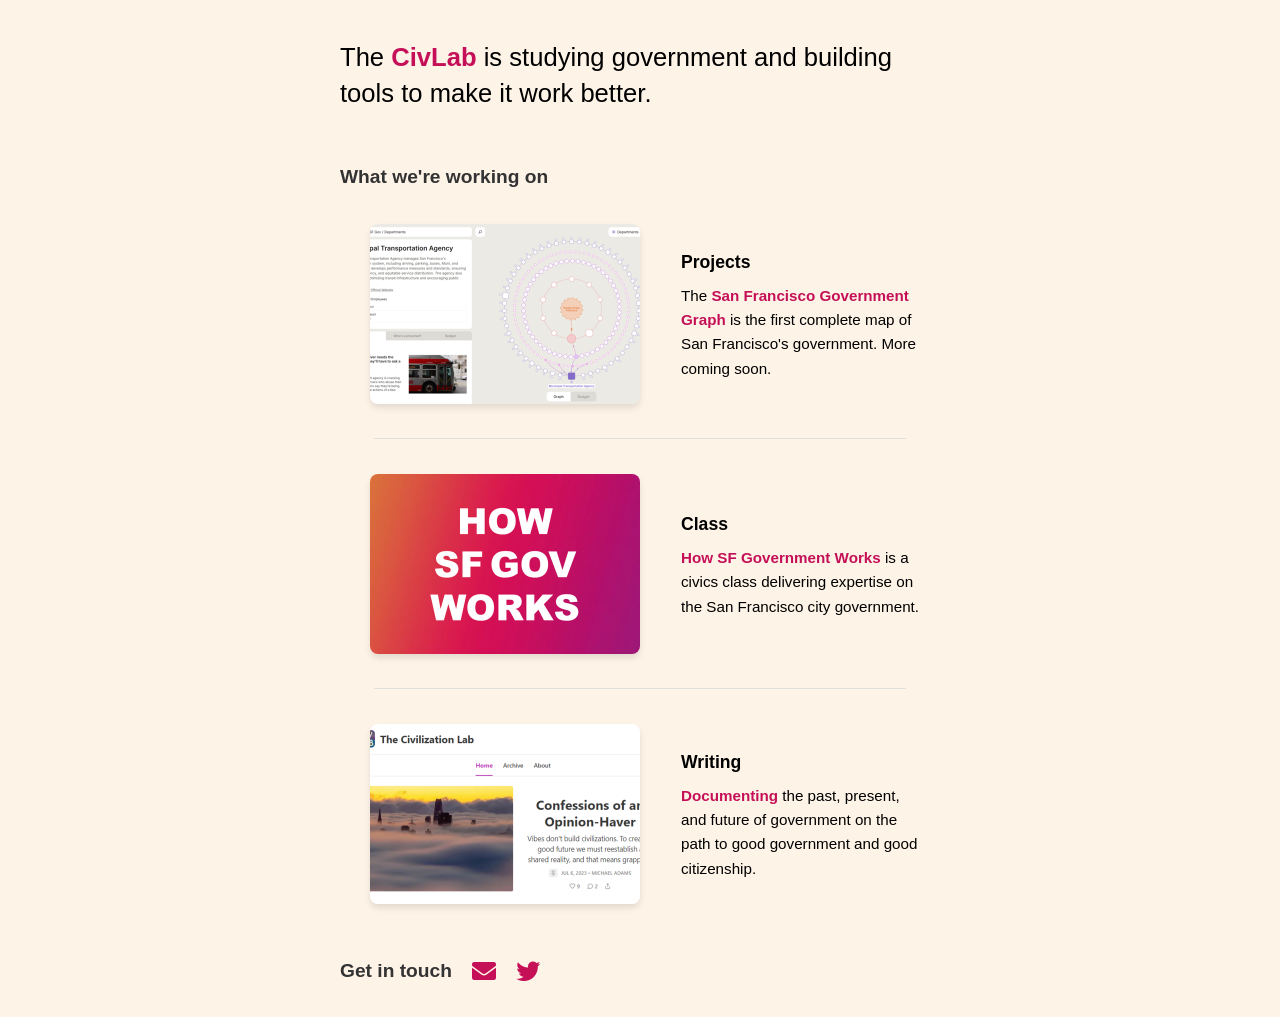
<file: index.html>
<!DOCTYPE html>
<html lang="en">
<head>
    <meta charset="UTF-8">
    <meta name="viewport" content="width=device-width, initial-scale=1.0">
    <title>The Civilization Lab</title>
    <link rel="stylesheet" href="styles.css">
    <link rel="stylesheet" href="https://cdnjs.cloudflare.com/ajax/libs/font-awesome/5.15.3/css/all.min.css">
    
    <link rel="icon" href="./images/civlab_logo_stacked_v2.png" type="image/png">

    <!-- Google tag (gtag.js) -->
    <script async src="https://www.googletagmanager.com/gtag/js?id=G-XPEGSLL7ZW"></script>
    <script>
        window.dataLayer = window.dataLayer || [];
        function gtag(){dataLayer.push(arguments);}
        gtag('js', new Date());

        gtag('config', 'G-XPEGSLL7ZW');
    </script>
</head>
<body>
    <header>
        <!-- Main heading with styled span -->
        <h1>The <span class="civ-lab">CivLab</span> is studying government and building tools to make it work better.</h1>
    </header>

    <h2 class="section-header">What we're working on</h2>
    <main class="content-box">
        <section class="content-section">
            <div class="section-media">
                <a href="https://sfgov.civlab.org" target="_blank" rel="noopener noreferrer">
                    <img src="./images/sf_gov_graph_v3.png" alt="SF Government Graph" class="section-image-fill clickable-image">
                </a>
            </div>
            <div class="section-content">
                <div class="text-container">
                    <h3 class="section-title">Projects</h3>
                    <div class="section-description">
                        <p>The <a href="https://sfgov.civlab.org" target="_blank" rel="noopener noreferrer">San Francisco Government Graph</a> is the first complete map of San Francisco's government. More coming soon.</p>
                    </div>
                </div>
            </div>
        </section>
        
        <section class="content-section">
            <div class="section-media">
                <a href="https://www.writing.civlab.org/p/how-sf-gov-works-apply-cohort7">
                    <img src="./images/hsfgw_class_logo.png" alt="How SF Gov Works" class="section-image-fill clickable-image">
                </a>
            </div>
            <div class="section-content">
                <div class="text-container">
                    <h3 class="section-title">Class</h3>
                    <div class="section-description">
                        <p><a href="https://www.writing.civlab.org/p/how-sf-gov-works-apply-cohort7">How SF Government Works</a> is a civics class delivering expertise on the San Francisco city government.</p>
                    </div>
                </div>
            </div>
        </section>

        <section class="content-section">
            <div class="section-media">
                <a href="https://www.writing.civlab.org/">
                    <img src="./images/civlab_substack.png" alt="CivLab Substack" class="section-image-fill clickable-image">
                </a>
            </div>
            <div class="section-content">
                <div class="text-container">
                    <h3 class="section-title">Writing</h3>
                    <div class="section-description">
                        <p><a href="https://www.writing.civlab.org/">Documenting</a> the past, present, and future of government on the path to good government and good citizenship.</p>
                    </div>
                </div>
            </div>
        </section>
    </main>



    <div class="contact-section">
        <h2 class="section-header contact-header">Get in touch</h2>
        <div class="contact-links">
            <a href="mailto:hello@civlab.org" class="contact-link"><i class="fas fa-envelope"></i></a>
            <a href="https://twitter.com/m_atoms" target="_blank" rel="noopener noreferrer" class="contact-link"><i class="fab fa-twitter"></i></a>
        </div>
    </div>
</body>
</html>
</file>
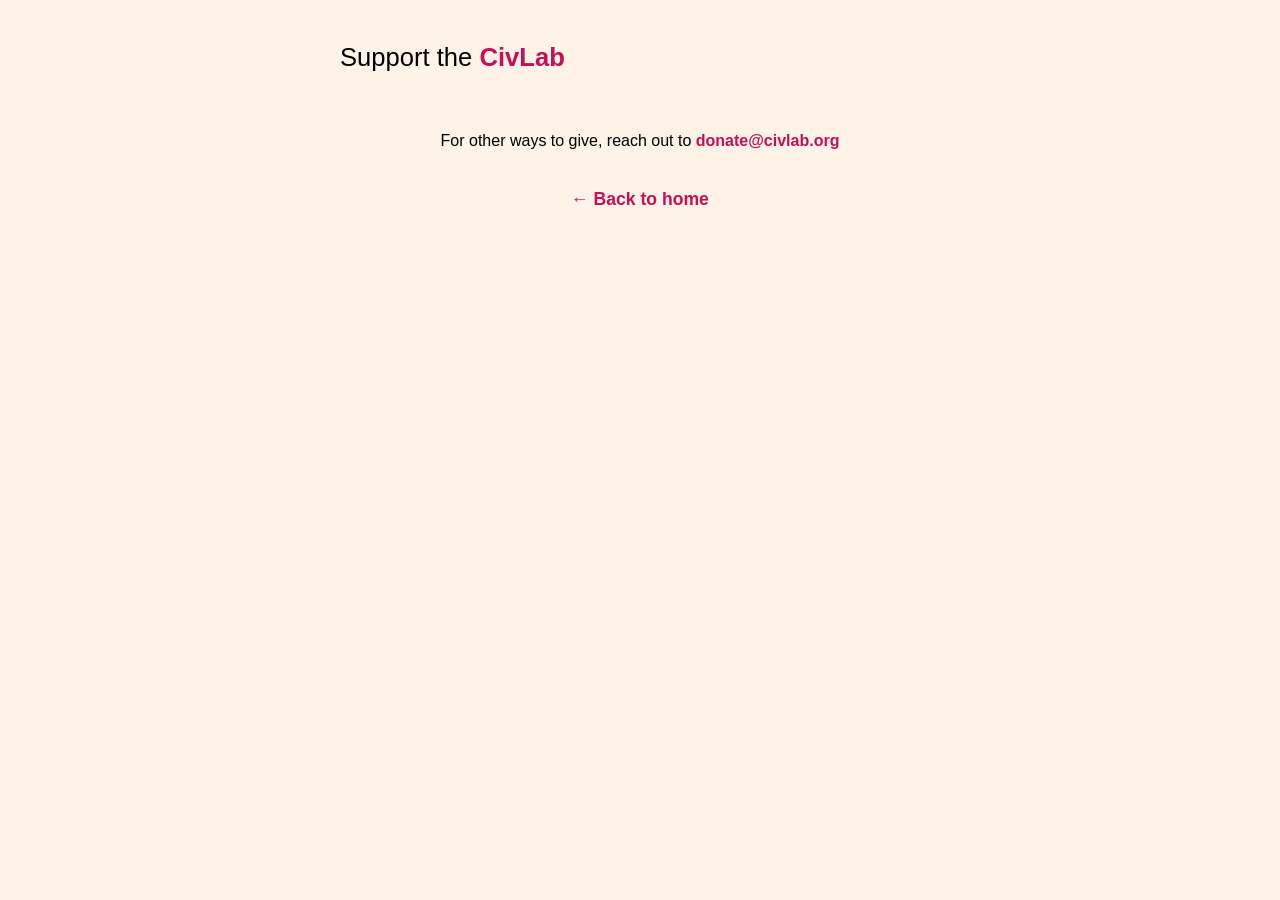
<file: donate.html>
<!DOCTYPE html>
<html lang="en">
<head>
    <meta charset="UTF-8">
    <meta name="viewport" content="width=device-width, initial-scale=1.0">
    <title>Support The Civilization Lab</title>
    <link rel="stylesheet" href="styles.css">
    <link rel="stylesheet" href="https://cdnjs.cloudflare.com/ajax/libs/font-awesome/5.15.3/css/all.min.css">
    <link rel="icon" href="./images/civlab_logo_stacked_v2.png" type="image/png">

    <!-- Google tag (gtag.js) -->
    <script async src="https://www.googletagmanager.com/gtag/js?id=G-XPEGSLL7ZW"></script>
    <script>
        window.dataLayer = window.dataLayer || [];
        function gtag(){dataLayer.push(arguments);}
        gtag('js', new Date());
        gtag('config', 'G-XPEGSLL7ZW');
    </script>
</head>
<body>
    <header>
        <!-- Main heading -->
        <h1>Support the <span class="civ-lab">CivLab</span></h1>
    </header>

    <div class="donation-section">
        <div>
            <script>
                var link = document.createElement('link');
                link.rel="stylesheet"
                link.href = "https://ribbon-public-bucket.s3.amazonaws.com/donation-embed-v3/ribbon-donation-embed.css";
                document.head.appendChild(link);
            </script>
                      
            <div id="app"></div>
                      
            <div class="ribbon-donation-embed-container">
                <ribbon-donation-embed
                    id="ribbon-donation-embed"
                    form_uuid="chem_VT33mRe60OmeDsiO"
                    dialog="false"
                />
                <script type="module" crossorigin src="https://ribbon-public-bucket.s3.amazonaws.com/donation-embed-v3/ribbon-donation-embed.js"></script>
            </div>
        </div>
    </div>

    <!-- Additional donation information -->
    <div class="other-ways-to-give">
        <p>For other ways to give, reach out to <a href="mailto:donate@civlab.org">donate@civlab.org</a></p>
    </div>
    
    <!-- Back to home link -->
    <div class="back-to-home">
        <a href="index.html">← Back to home</a>
    </div>
</body>
</html>
</file>
<file: styles.css>
body {
    font-family: Arial, sans-serif;
    line-height: 1.6;
    margin: 0;
    padding: 20px;
    max-width: 600px;
    margin: 0 auto;
    background-color: #FDF3E7;
}

header {
    margin-bottom: 30px;
    padding: 20px 0;
}

h1 {
    font-size: 1.6em;
    font-weight: normal;
    line-height: 1.4;
    margin: 0;
}

.civ-lab {
    color: #C51057;
    font-weight: bold;
}

.section-header {
    font-size: 1.2em;
    color: #333;
    margin-bottom: 10px;
}

.content-box {
    background-color: #FDF3E7;
    padding: 0 20px; /* Remove top and bottom padding */
}

.content-section {
    display: flex;
    align-items: center;
    gap: 15px;
    padding: 25px 0; /* Decreased from 30px to 25px */
    /* Remove the border-bottom property */
    min-height: 200px;
    margin-bottom: 0;
    position: relative; /* Added for pseudo-element positioning */
}

.content-section:not(:last-child)::after {
    content: '';
    position: absolute;
    bottom: 0;
    left: 2.5%; /* Start at 10% from the left */
    width: 95%; /* Make the line 90% of the container width */
    height: 1px;
    background-color: #e0e0e0;
}

.content-section:first-child {
    padding-top: 12px; /* Decreased from 15px to 12px */
}

.content-section:last-child {
    border-bottom: none;
    padding-bottom: 12px; /* Decreased from 15px to 12px */
}

.section-media {
    flex: 0 0 auto;
    margin-right: 1rem;
    display: flex;
    align-items: center;
    justify-content: center;
    width: 270px;
    height: 180px;
    overflow: visible; /* Change from hidden to visible */
    padding: 10px; /* Add padding to create space for the shadow */
    position: relative; /* Add this for maintaining aspect ratio */
}

.section-media::before {
    content: "";
    display: block;
    padding-top: 66.67%; /* 180/270 = 0.6667, maintains 3:2 aspect ratio */
}

/* class for HSFGW logo */
.section-image-fill {
    position: absolute; /* Position absolutely within the container */
    top: 10px; /* Account for padding */
    left: 10px;
    right: 10px;
    bottom: 10px;
    width: calc(100% - 20px) !important; /* Account for padding */
    height: calc(100% - 20px) !important;
    object-fit: cover !important;
    object-position: center !important;
}

.section-content {
    flex: 1;
    display: flex;
    align-items: center; /* Add this */
    height: 100%; /* Add this */
}

.section-title {
    color: #000000;
    font-size: 1.1em;
    margin: 0;
    font-weight: bold;
    margin-bottom: 0.5rem; /* Add space between title and description */
}

.section-description {
    margin: 0;
    font-size: 0.95em;
}

.section-description p {
    margin: 0;
}

.contact-section {
    display: flex;
    align-items: center;
    margin-top: 20px;
}

.contact-header {
    margin-top: 10px;
    margin-right: 20px;
}

.contact-links {
    display: flex;
    gap: 20px;
}

/* Styles for links */
a {
    color: #C51057 !important;
    font-weight: 600 !important;
    text-decoration: none !important;
}

a:hover {
    color: #C51057 !important;
    text-decoration: underline !important;
}

.contact-link {
    font-size: 1.5em;
    color: #C51057;
}

.contact-link:hover {
    /* Darken the primary color by 20% for hover state to create visual feedback */
    color: #8c1b70;
}

/* ensure inline links don't disrupt text flow */
.section-description a {
    display: inline;
}

.clickable-image {
    transition: box-shadow 0.3s ease, transform 0.3s ease;
    box-shadow: 0 4px 6px rgba(0, 0, 0, 0.1);
    border-radius: 8px; /* Add rounded corners */
}

.clickable-image:hover {
    box-shadow: 0 8px 12px rgba(0, 0, 0, 0.2);
    transform: translateY(-4px);
    cursor: pointer;
}

/* Add styles for the anchor tag wrapping the image */
.section-media a {
    display: block;
    width: 100%;
    height: 100%;
}

/* Media query for mobile devices */
@media screen and (max-width: 768px) {
    body {
        padding: 10px;
    }

    header {
        text-align: center; /* Center the header text */
    }

    .section-header {
        text-align: center; /* Center the content box text */
    }

    .content-section {
        flex-direction: column;
        align-items: center; /* Center align the flex items */
        text-align: center; /* Center align the text */
        gap: 10px;
        min-height: auto;
    }

    .content-section:not(:last-child)::after {
        left: 12.5%; /* Start at 15% from the left on mobile */
        width: 75%; /* Make the line 70% of the container width on mobile */
    }

    .section-media {
        width: 70%; /* Scale down the image container */
        max-width: 250px; /* Adjust maximum width as needed */
        height: auto; /* Remove fixed height */
        margin: 0 auto 15px;
        padding: 0; /* Remove padding */
        position: relative; /* Keep this for maintaining aspect ratio */
    }

    .section-media::before {
        content: ""; /* Keep the pseudo-element */
        display: block;
        padding-top: 66.67%; /* Maintain the 3:2 aspect ratio */
    }

    .section-image-fill {
        position: absolute; /* Keep absolute positioning */
        top: 0;
        left: 0;
        right: 0;
        bottom: 0;
        width: 100% !important;
        height: 100% !important;
        object-fit: cover !important; /* Maintain cover to fill the container */
        object-position: center !important;
    }

    .section-content {
        width: 100%;
        display: flex;
        flex-direction: column;
        align-items: center; /* Center align the content */
    }

    .text-container {
        width: 80%;
        max-width: 90%; /* Limit the width of the text container */
    }

    .section-title {
        margin-bottom: 0.3rem;
    }

    .section-description {
        font-size: 0.9em;
    }

    .contact-section {
        flex-direction: column;
        align-items: center; /* Center align the contact section */
    }

    .contact-header {
        margin-right: 0px;
        margin-bottom: 10px;
        text-align: center; /* Center align the contact header text */
    }

    .contact-links {
        justify-content: center; /* Center align the contact links */
    }
}

.back-to-home {
    text-align: center;
    margin: 2rem 0;
}

.back-to-home a {
    color: #333;
    text-decoration: none;
    font-size: 1.1rem;
}

.back-to-home a:hover {
    text-decoration: underline;
}

.other-ways-to-give {
    text-align: center;
    margin: 2rem 0;
}

.other-ways-to-give a {
    color: inherit;
    text-decoration: underline;
}
</file>
